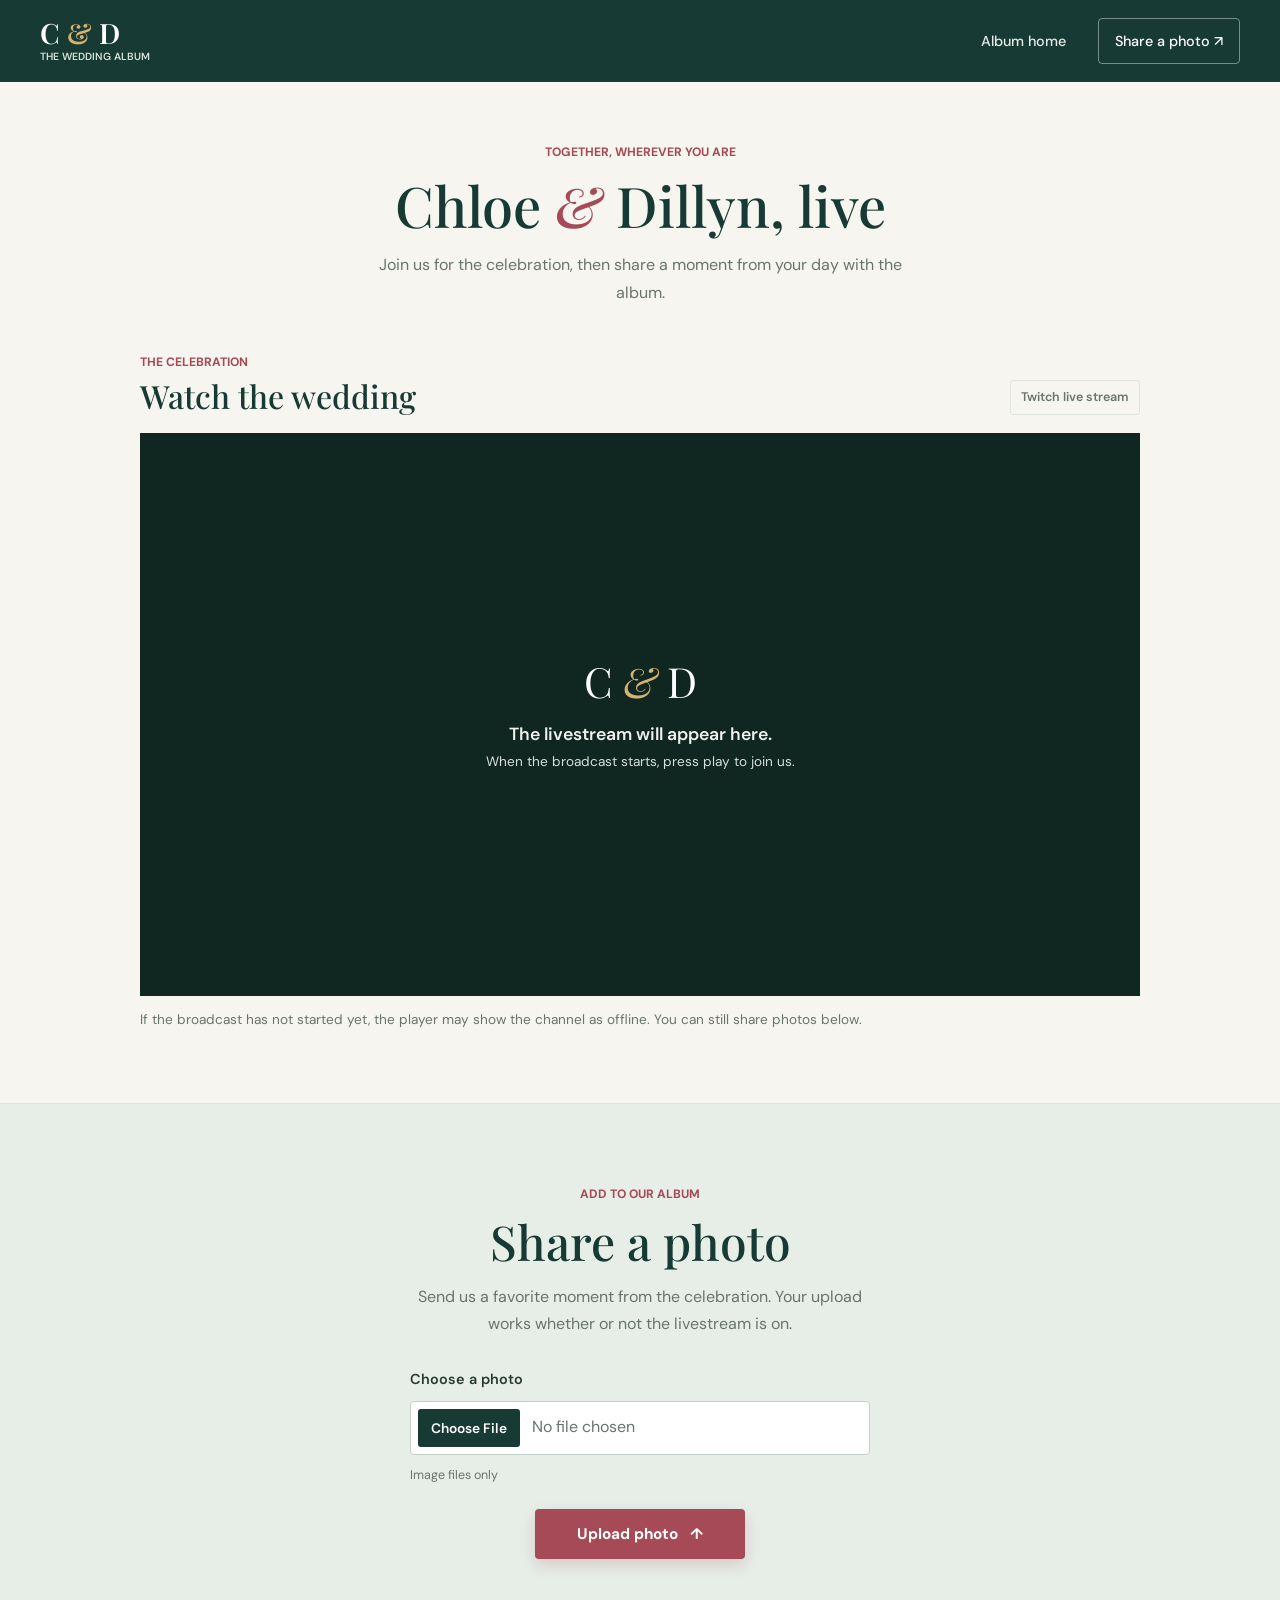
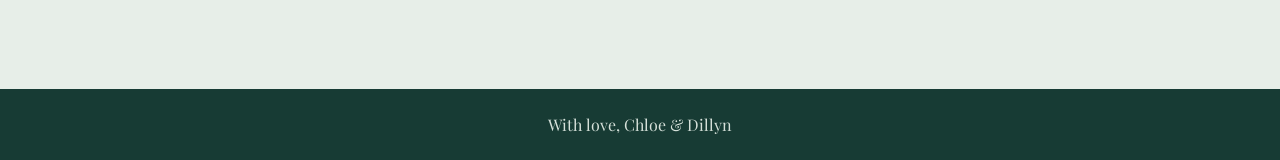
<file: livestream.html>
<!doctype html>
<html lang="en">
<head>
	<meta charset="utf-8">
	<meta name="viewport" content="width=device-width, initial-scale=1">
	<meta name="theme-color" content="#173b34">
	<meta name="description" content="Watch Chloe and Dillyn's wedding live and share a photo for their album.">
	<title>Chloe &amp; Dillyn — Watch Live</title>
	<link rel="preconnect" href="https://fonts.googleapis.com">
	<link rel="preconnect" href="https://fonts.gstatic.com" crossorigin>
	<link href="https://fonts.googleapis.com/css2?family=DM+Sans:wght@400;500;600;700&family=Playfair+Display:ital,wght@0,400;0,500;0,600;1,400;1,500&display=swap" rel="stylesheet">
	<link rel="stylesheet" href="styles.css">
</head>
<body>
	<header class="site-header">
		<div class="header-inner">
			<a class="wordmark" href="index.html" aria-label="Chloe and Dillyn wedding album home">
				<span class="wordmark-mark">C <span>&amp;</span> D</span>
				<span class="wordmark-caption">THE WEDDING ALBUM</span>
			</a>
			<nav class="desktop-nav" aria-label="Main navigation">
				<a href="index.html">Album home</a>
				<a class="nav-cta" href="#share">Share a photo <span aria-hidden="true">↗</span></a>
			</nav>
		</div>
	</header>

	<main>
		<section class="livestream-intro" aria-labelledby="page-title">
			<p class="eyebrow">Together, wherever you are</p>
			<h1 id="page-title">Chloe <span>&amp;</span> Dillyn, live</h1>
			<p>Join us for the celebration, then share a moment from your day with the album.</p>
		</section>

		<section class="livestream-section" aria-labelledby="stream-title">
			<div class="livestream-inner">
				<div class="livestream-heading">
					<div>
						<p class="eyebrow">The celebration</p>
						<h2 id="stream-title">Watch the wedding</h2>
					</div>
					<span class="stream-status">Twitch live stream</span>
				</div>
				<div class="stream-frame">
					<div id="streamPlaceholder" class="stream-placeholder" role="status" aria-live="polite">
						<span class="stream-mark" aria-hidden="true">C <span>&amp;</span> D</span>
						<p>The livestream will appear here.</p>
						<span>When the broadcast starts, press play to join us.</span>
					</div>
					<iframe
						id="twitchPlayer"
						title="Chloe and Dillyn's wedding livestream on Twitch"
						allow="autoplay; fullscreen; picture-in-picture"
						allowfullscreen
						loading="lazy"
						hidden></iframe>
				</div>
				<p class="stream-note">If the broadcast has not started yet, the player may show the channel as offline. You can still share photos below.</p>
			</div>
		</section>

		<section class="share livestream-share" id="share" aria-labelledby="share-title">
			<div class="share-inner">
				<p class="eyebrow">Add to our album</p>
				<h2 id="share-title">Share a photo</h2>
				<p class="share-copy">Send us a favorite moment from the celebration. Your upload works whether or not the livestream is on.</p>
				<form id="uploadForm" class="upload-form">
					<label class="file-label" for="fileInput">Choose a photo</label>
					<input type="file" id="fileInput" accept="image/*" required aria-describedby="file-help">
					<p class="file-help" id="file-help">Image files only</p>
					<button type="submit">Upload photo <span aria-hidden="true">↑</span></button>
				</form>
				<div id="uploadStatus" class="upload-status" role="status" aria-live="polite"></div>
			</div>
		</section>
	</main>

	<footer class="site-footer">
		<p>With love, Chloe &amp; Dillyn</p>
	</footer>

	<script src="config.js"></script>
	<script src="script.js"></script>
</body>
</html>
</file>
<file: styles.css>
:root {
  color-scheme: light;
  --color-forest: #173b34;
  --color-forest-light: #31594c;
  --color-berry: #a64a58;
  --color-berry-dark: #873844;
  --color-paper: #f7f5ef;
  --color-white: #fff;
  --color-ink: #273a34;
  --color-muted: #68746e;
  --color-sage: #e7eee8;
  --color-line: #dfe5dd;
  --color-gold: #d6b46f;
  --shadow-soft: 0 18px 55px rgba(23, 59, 52, 0.14);
}

* {
  box-sizing: border-box;
  margin: 0;
  padding: 0;
}

html {
  scroll-behavior: smooth;
  scroll-padding-top: 88px;
}

body {
  min-width: 320px;
  min-height: 100vh;
  background: var(--color-paper);
  color: var(--color-ink);
  font-family: 'DM Sans', sans-serif;
  line-height: 1.7;
}

button,
input {
  font: inherit;
}

a {
  color: inherit;
}

a:focus-visible,
button:focus-visible,
input:focus-visible {
  outline: 3px solid var(--color-gold);
  outline-offset: 4px;
}

.site-header {
  position: sticky;
  top: 0;
  z-index: 10;
  background: var(--color-forest);
  color: var(--color-white);
}

.header-inner {
  width: min(1200px, calc(100% - 64px));
  min-height: 82px;
  margin: 0 auto;
  display: flex;
  justify-content: space-between;
  align-items: center;
  gap: 32px;
}

.wordmark {
  display: flex;
  flex-direction: column;
  text-decoration: none;
}

.wordmark-mark {
  color: var(--color-white);
  font-family: 'Playfair Display', serif;
  font-size: 1.75rem;
  font-weight: 600;
  line-height: 1.1;
}

.wordmark-mark span {
  color: var(--color-gold);
}

.wordmark-caption {
  color: #d5e0d9;
  font-size: 0.65rem;
  font-weight: 600;
  line-height: 1.5;
  text-transform: uppercase;
}

.desktop-nav {
  display: flex;
  align-items: center;
  gap: 32px;
}

.desktop-nav a {
  color: #e7eee8;
  font-size: 0.9rem;
  font-weight: 500;
  text-decoration: none;
  transition: color 180ms ease, background-color 180ms ease;
}

.desktop-nav a:hover {
  color: var(--color-gold);
}

.desktop-nav .nav-cta {
  padding: 10px 16px;
  border: 1px solid rgba(255, 255, 255, 0.42);
  border-radius: 4px;
  color: var(--color-white);
}

.desktop-nav .nav-cta:hover {
  background: var(--color-white);
  color: var(--color-forest);
}

.hero {
  position: relative;
  min-height: 590px;
  display: grid;
  place-items: center;
  overflow: hidden;
  background: var(--color-forest-light);
  color: var(--color-white);
  text-align: center;
}

.hero-image,
.hero-shade {
  position: absolute;
  inset: 0;
  width: 100%;
  height: 100%;
}

.hero-image {
  object-fit: cover;
  object-position: center 52%;
}

.hero-shade {
  background: linear-gradient(90deg, rgba(16, 39, 33, 0.72), rgba(16, 39, 33, 0.32) 55%, rgba(16, 39, 33, 0.4));
  pointer-events: none;
}

.hero-content {
  position: relative;
  z-index: 1;
  width: min(760px, calc(100% - 40px));
  padding: 80px 0;
}

.eyebrow {
  color: var(--color-berry);
  font-size: 0.76rem;
  font-weight: 700;
  line-height: 1.4;
  text-transform: uppercase;
}

.hero .eyebrow {
  color: var(--color-gold);
}

.hero h1,
.moments h2,
.share h2 {
  font-family: 'Playfair Display', serif;
  font-weight: 500;
  line-height: 1.12;
}

.hero h1 {
  margin-top: 14px;
  color: var(--color-white);
  font-size: 5rem;
}

.hero h1 span {
  color: var(--color-gold);
  font-style: italic;
}

.hero-copy {
  max-width: 470px;
  margin: 20px auto 0;
  color: #f0f2ed;
  font-size: 1.1rem;
}

.hero-link {
  display: inline-flex;
  align-items: center;
  gap: 12px;
  margin-top: 30px;
  padding-bottom: 4px;
  border-bottom: 1px solid var(--color-gold);
  color: var(--color-white);
  font-size: 0.9rem;
  font-weight: 600;
  text-decoration: none;
}

.hero-link span {
  color: var(--color-gold);
  font-size: 1.1rem;
}

.section-wrap {
  width: min(900px, calc(100% - 48px));
  margin: 0 auto;
}

.moments {
  padding-top: 100px;
  padding-bottom: 108px;
  text-align: center;
}

.moments h2 {
  margin-top: 18px;
  color: var(--color-forest);
  font-size: 3.25rem;
}

.moments-copy {
  max-width: 650px;
  margin: 24px auto 0;
  color: var(--color-muted);
  font-size: 1.02rem;
}

.share {
  padding: 82px 24px 88px;
  background: var(--color-sage);
  text-align: center;
}

.share-inner {
  width: min(620px, 100%);
  margin: 0 auto;
}

.share h2 {
  margin-top: 12px;
  color: var(--color-forest);
  font-size: 3rem;
}

.share-copy {
  max-width: 490px;
  margin: 14px auto 30px;
  color: var(--color-muted);
}

.upload-form {
  display: grid;
  gap: 10px;
  max-width: 460px;
  margin: 0 auto;
  text-align: left;
}

.file-label {
  color: var(--color-ink);
  font-size: 0.9rem;
  font-weight: 600;
}

#fileInput {
  width: 100%;
  min-height: 54px;
  padding: 7px;
  border: 1px solid #c5d1c8;
  border-radius: 4px;
  background: var(--color-white);
  color: var(--color-muted);
  cursor: pointer;
}

#fileInput::file-selector-button {
  min-height: 38px;
  margin-right: 12px;
  padding: 7px 13px;
  border: 0;
  border-radius: 3px;
  background: var(--color-forest);
  color: var(--color-white);
  font: inherit;
  font-size: 0.86rem;
  font-weight: 600;
  cursor: pointer;
  transition: background-color 180ms ease;
}

#fileInput::file-selector-button:hover {
  background: var(--color-forest-light);
}

.file-help {
  color: var(--color-muted);
  font-size: 0.78rem;
}

.upload-form button {
  justify-self: center;
  min-width: 210px;
  min-height: 50px;
  margin-top: 12px;
  padding: 11px 20px;
  border: 0;
  border-radius: 4px;
  background: var(--color-berry);
  box-shadow: 0 6px 16px rgba(135, 56, 68, 0.2);
  color: var(--color-white);
  font-size: 0.96rem;
  font-weight: 700;
  cursor: pointer;
  transition: background-color 180ms ease, transform 180ms ease;
}

.upload-form button:hover {
  transform: translateY(-2px);
  background: var(--color-berry-dark);
}

.upload-form button:active {
  transform: translateY(0);
}

.upload-form button span {
  margin-left: 8px;
}

.upload-status {
  min-height: 28px;
  margin-top: 14px;
  color: var(--color-muted);
  font-size: 0.9rem;
}

.site-footer {
  padding: 22px 24px;
  background: var(--color-forest);
  color: #d5e0d9;
  font-family: 'Playfair Display', serif;
  font-size: 1rem;
  text-align: center;
}

.livestream-intro {
  padding: 62px 24px 48px;
  text-align: center;
}

.livestream-intro h1 {
  margin-top: 12px;
  color: var(--color-forest);
  font-family: 'Playfair Display', serif;
  font-size: 3.5rem;
  font-weight: 500;
  line-height: 1.15;
}

.livestream-intro h1 span {
  color: var(--color-berry);
  font-style: italic;
}

.livestream-intro > p:last-child {
  max-width: 560px;
  margin: 14px auto 0;
  color: var(--color-muted);
}

.livestream-section {
  padding: 0 24px 72px;
}

.livestream-inner {
  width: min(1000px, 100%);
  margin: 0 auto;
}

.livestream-heading {
  display: flex;
  justify-content: space-between;
  align-items: end;
  gap: 20px;
  margin-bottom: 18px;
}

.livestream-heading h2 {
  margin-top: 6px;
  color: var(--color-forest);
  font-family: 'Playfair Display', serif;
  font-size: 2rem;
  font-weight: 500;
  line-height: 1.2;
}

.stream-status {
  padding: 6px 10px;
  border: 1px solid var(--color-line);
  border-radius: 3px;
  color: var(--color-muted);
  font-size: 0.78rem;
  font-weight: 600;
}

.stream-frame {
  position: relative;
  width: 100%;
  aspect-ratio: 16 / 9;
  overflow: hidden;
  background: #102721;
}

.stream-frame iframe {
  display: block;
  width: 100%;
  height: 100%;
  border: 0;
}

.stream-frame iframe[hidden],
.stream-placeholder[hidden] {
  display: none;
}

.stream-placeholder {
  position: absolute;
  inset: 0;
  display: flex;
  flex-direction: column;
  justify-content: center;
  align-items: center;
  padding: 24px;
  color: #f0f2ed;
  text-align: center;
}

.stream-mark {
  color: var(--color-white);
  font-family: 'Playfair Display', serif;
  font-size: 2.6rem;
  line-height: 1.2;
}

.stream-mark span {
  color: var(--color-gold);
  font-style: italic;
}

.stream-placeholder p {
  margin-top: 14px;
  font-size: 1.1rem;
  font-weight: 600;
}

.stream-placeholder > span:last-child,
.stream-note {
  color: #d5e0d9;
  font-size: 0.85rem;
}

.stream-note {
  margin-top: 12px;
  color: var(--color-muted);
}

.livestream-share {
  border-top: 1px solid var(--color-line);
}

@media (max-width: 700px) {
  html {
    scroll-padding-top: 116px;
  }

  .header-inner {
    width: calc(100% - 36px);
    min-height: 76px;
    gap: 16px;
  }

  .desktop-nav {
    justify-content: flex-end;
    gap: 14px;
  }

  .desktop-nav a {
    font-size: 0.8rem;
  }

  .desktop-nav .nav-cta {
    padding: 8px 10px;
  }

  .hero {
    min-height: 510px;
  }

  .hero-image {
    object-position: 58% center;
  }

  .hero-shade {
    background: linear-gradient(90deg, rgba(16, 39, 33, 0.7), rgba(16, 39, 33, 0.38));
  }

  .hero h1 {
    font-size: 3.5rem;
  }

  .moments {
    padding-top: 76px;
    padding-bottom: 82px;
  }

  .moments h2 {
    font-size: 2.5rem;
  }

  .share {
    padding-top: 68px;
    padding-bottom: 72px;
  }

  .share h2 {
    font-size: 2.5rem;
  }

  .livestream-intro {
    padding-top: 48px;
  }

  .livestream-intro h1 {
    font-size: 2.8rem;
  }

  .livestream-section {
    padding-bottom: 56px;
  }

  .livestream-heading h2 {
    font-size: 1.7rem;
  }
}

@media (max-width: 460px) {
  .header-inner {
    width: calc(100% - 28px);
    min-height: 70px;
    gap: 10px;
  }

  .wordmark-mark {
    font-size: 1.45rem;
  }

  .wordmark-caption {
    font-size: 0.56rem;
  }

  .desktop-nav {
    gap: 10px;
  }

  .desktop-nav a:not(.nav-cta) {
    display: none;
  }

  .desktop-nav .nav-live {
    display: inline;
  }

  .desktop-nav a {
    font-size: 0.72rem;
  }

  .desktop-nav .nav-cta {
    padding: 7px 8px;
  }

  .hero {
    min-height: 470px;
  }

  .hero h1 {
    font-size: 2.8rem;
  }

  .hero-copy {
    font-size: 1rem;
  }

  .section-wrap {
    width: calc(100% - 36px);
  }

  .moments h2,
  .share h2 {
    font-size: 2.15rem;
  }

  .livestream-intro h1 {
    font-size: 2.3rem;
  }

  .livestream-heading {
    align-items: start;
    flex-direction: column;
    gap: 10px;
  }

  .stream-placeholder {
    padding: 12px;
  }

  .stream-mark {
    font-size: 1.8rem;
  }

  .stream-placeholder p {
    margin-top: 6px;
    font-size: 0.95rem;
  }

  .stream-placeholder > span:last-child {
    font-size: 0.72rem;
  }
}

@media (prefers-reduced-motion: reduce) {
  html {
    scroll-behavior: auto;
  }

  *,
  *::before,
  *::after {
    transition-duration: 0.01ms !important;
  }
}
</file>
